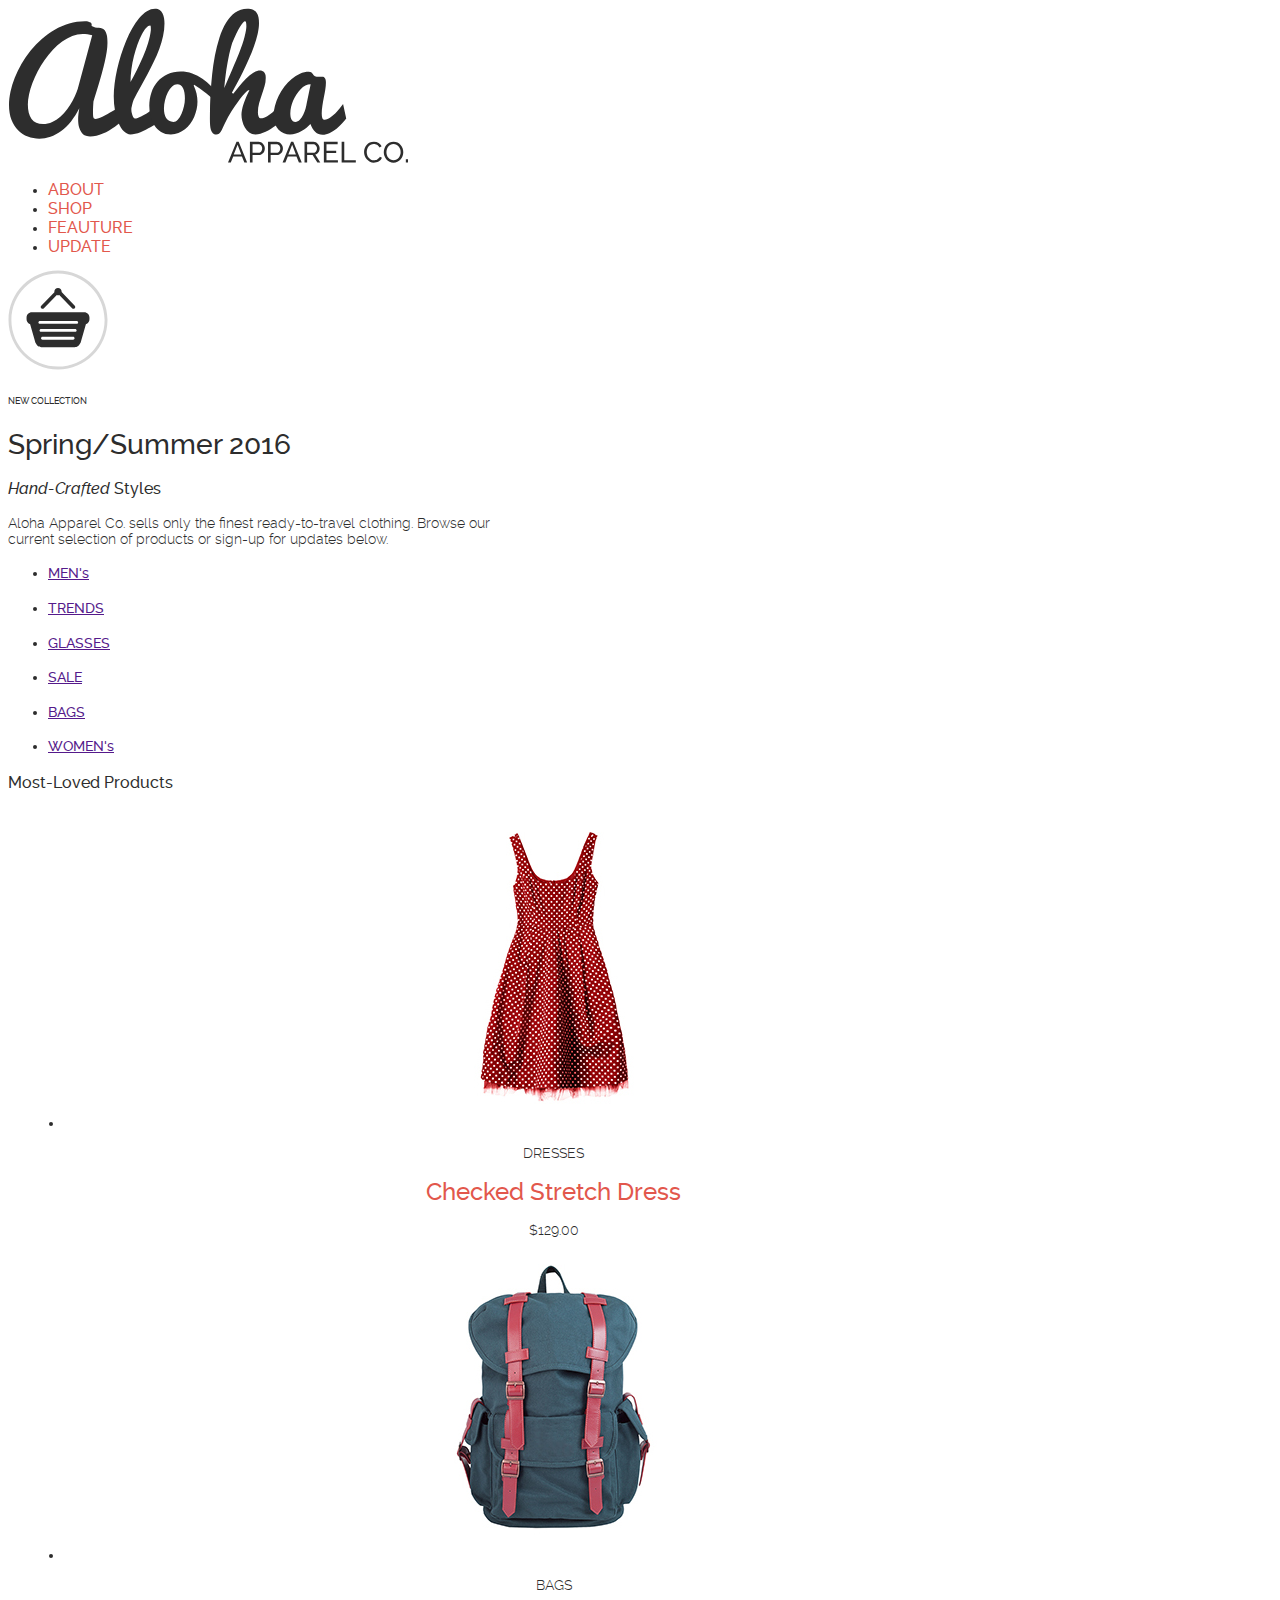
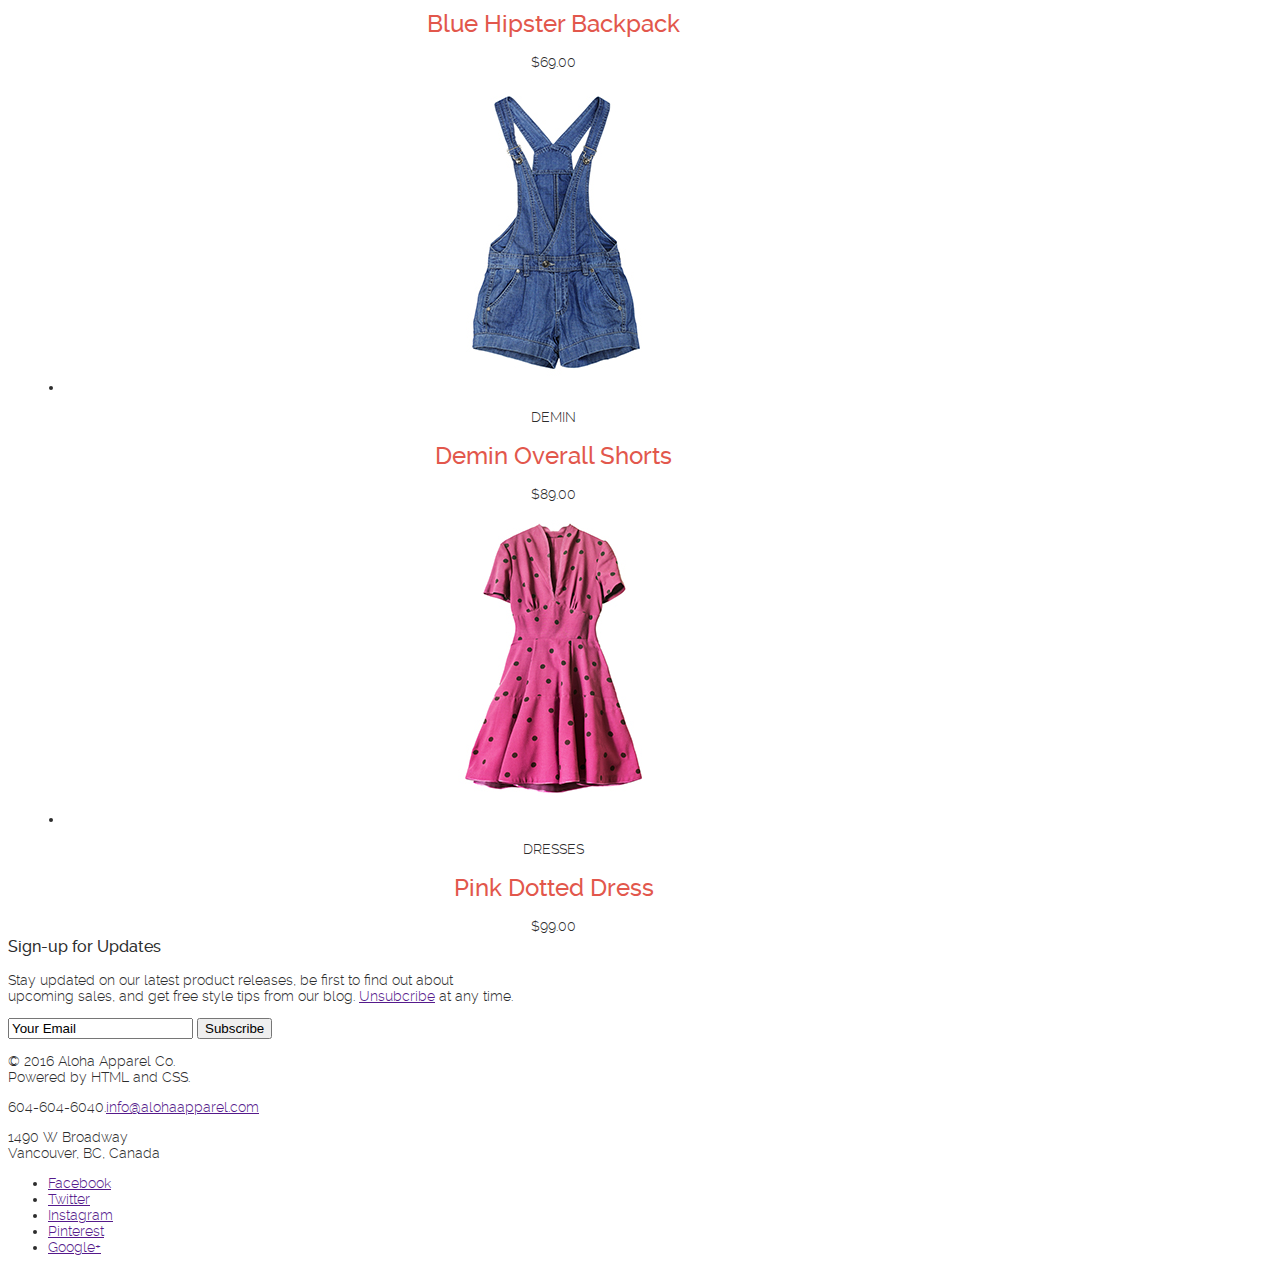
<file: index.HTML>
<!DOCTYPE html>

<head>
  <link href="CSS/style.css" type="text/css" rel="stylesheet">
  <link rel="stylesheet" href="//maxcdn.bootstrapcdn.com/font-awesome/4.3.0/css/font-awesome.min.css">
  <title>Brian's Aloha Homepage Project</title>
</head>

<body>
  <header>
    <img id="logo" src="Asset/images/aloha-logo.svg">
    <nav>
      <ul>
        <li>
          <a href="">ABOUT</a>
        </li>
        <li>
          <a href="">SHOP</a>
        </li>
        <li>
          <a href="">FEAUTURE</a>
        </li>
        <li>
          <a href="">UPDATE</a>
        </li>
      </ul>
    </nav>
    <img id="cart" src="Asset/images/cart-icon.svg">
  </header>
  <div class="herotext">
    <div class="vertical-align">
      <h6>NEW COLLECTION</h6>
      <h1>Spring/Summer 2016</h1>
    </div>
  </div>
  <div class="handcraft">
    <h3><i>Hand-Crafted </i><b>Styles</b></h3>
    <p class="handcraft_note">Aloha Apparel Co. sells only the finest ready-to-travel clothing. Browse our <br> current selection of products or sign-up
      for updates below.</p>
  </div>
  <div class="category">
    <ul id="padding">
      <div class="category_upper">
        <li class="men">
          <h4 class="vertical-align"><a href="">MEN's</a></h4>
        </li>
        <div class="float_right">
          <li class="trends">
            <h4 class="vertical-align"><a href="">TRENDS</a></h4>
          </li>
          <li class="glasses">
            <h4 class="vertical-align"><a href="">GLASSES</a></h4>
          </li>
        </div>
      </div>
      <div class="category_lower">
        <div class="float_right">
          <li class="sale">
            <h4 class="vertical-align"><a href="">SALE</a></h4>
          </li>
          <li class="bags">
            <h4 class="vertical-align"><a href="">BAGS</a></h4>
          </li>
        </div>
        <li class="women">
          <h4 class="vertical-align"><a href="">WOMEN's</a></h4>
        </li>
      </div>
    </ul>
  </div>
  <div class="mostlove">
    <h3>Most-Loved Products</h3>
    <ul>
      <li class="products">
        <img src="Asset/images/checked-stretch-dress.jpg" alt="">
        <p>DRESSES</p>
        <h3><a href="">Checked Stretch Dress</a></h3>
        <p>$129.00</p>
      </li>
      <li class="products">
        <img src="Asset/images/blue-hipster-backpack.jpg" alt="">
        <p>BAGS</p>
        <h3><a href="">Blue Hipster Backpack</a></h3>
        <p>$69.00</p>
      </li>
      <li class="products">
        <img src="Asset/images/demin-overall-shorts.jpg" alt="">
        <p>DEMIN</p>
        <h3><a href="">Demin Overall Shorts</a></h3>
        <p>$89.00</p>
      </li>
      <li class="products">
        <img src="Asset/images/pink-dotted-dress.jpg" alt="">
        <p>DRESSES</p>
        <h3>
          <a href="">Pink Dotted Dress</a></h3>
        <p>$99.00</p>
      </li>
    </ul>
  </div>
  <div class="signup">
    <div class="vertical-align">
      <h3>Sign-up for Updates</h3>
      <p>Stay updated on our latest product releases, be first to find out about <br>upcoming sales, and get free style tips
        from our blog. <a href="">Unsubcribe</a> at any time.</p>
      <input type="text" value="Your Email">
      <button>Subscribe</button>
    </div>
  </div>
  <footer>
    <div class="footer_block">
      <div class="footer_left">
      <p>&copy; 2016 Aloha Apparel Co.<br>Powered by HTML and CSS.</p>
      <p>604-604-6040.<a href="">info@alohaapparel.com</a></p>
      <p>1490 W Broadway<br>Vancouver, BC, Canada</p>
    </div>
    <div class="footer_right">
      <ul>
        <li>
          <a href="">Facebook</a>
        </li>
        <li>
          <a href="">Twitter</a></li>
        <li>
          <a href="">Instagram</a></li>
        <li>
          <a href="">Pinterest</a></li>
        <li>
          <a href="">Google+</a></li>
      </ul>
      </div>
    </div>
  </footer>
</body>
</file>
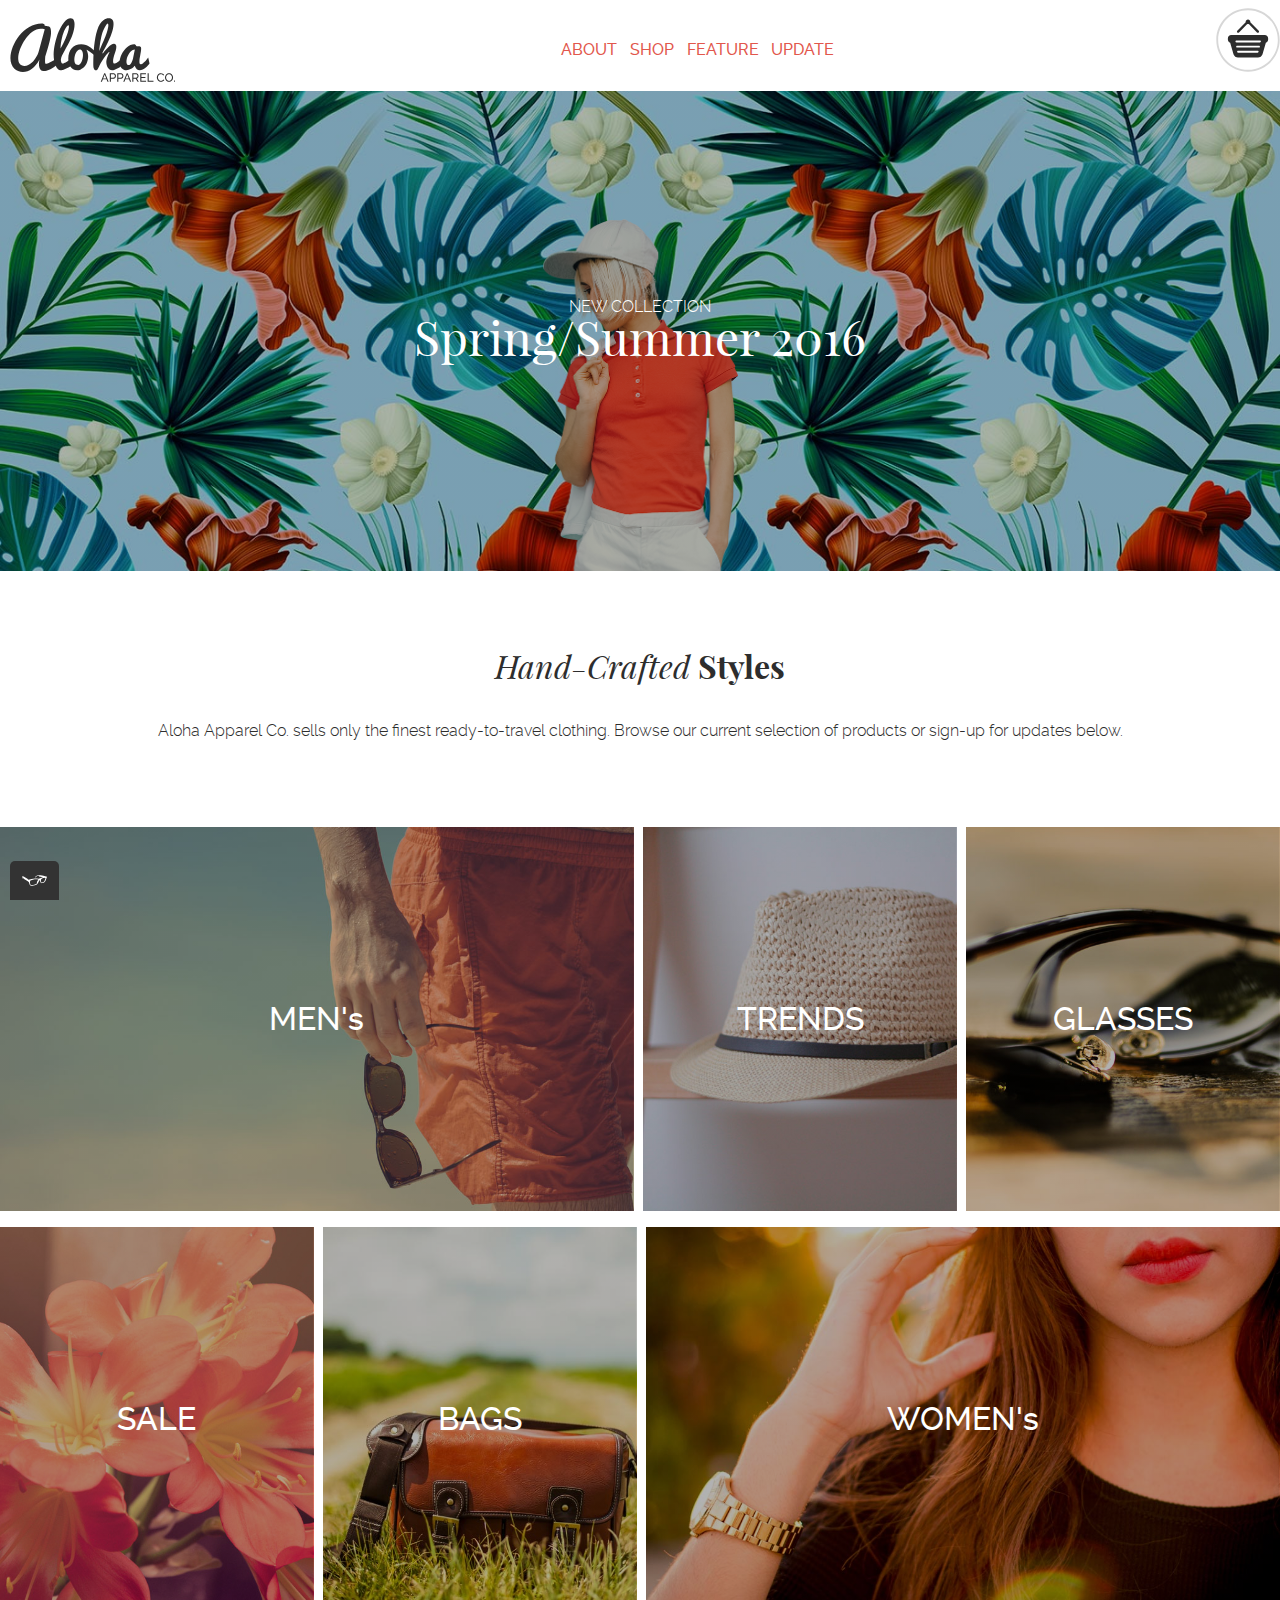
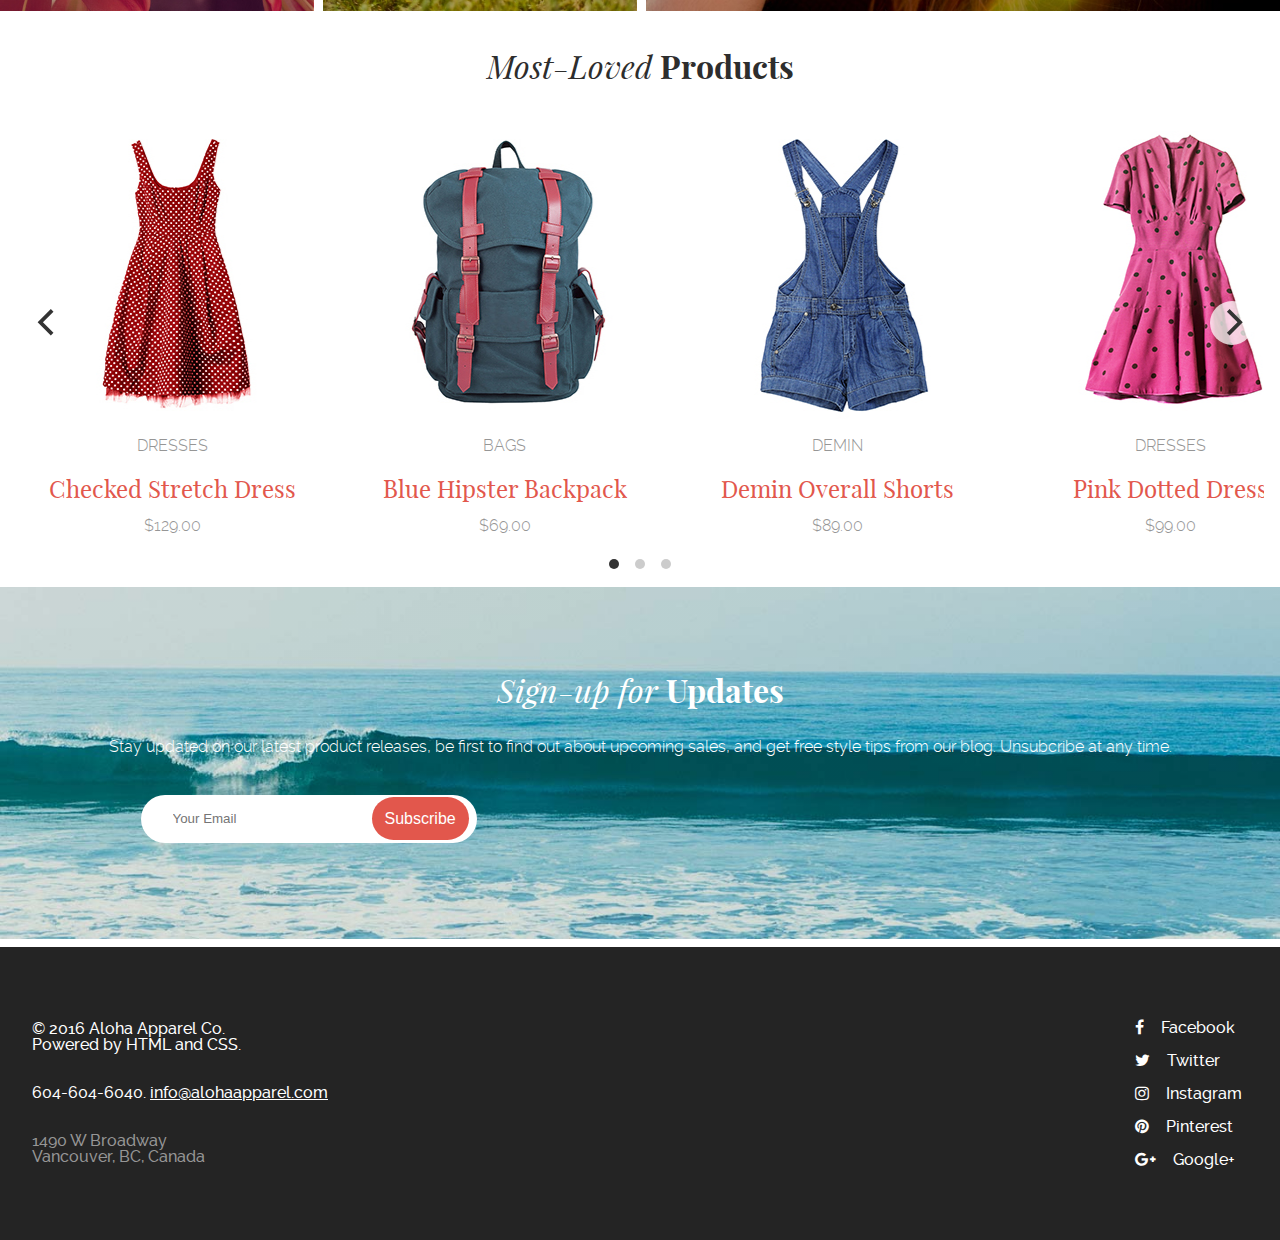
<file: index.html>
<!DOCTYPE html>

<head>
  <meta charset="utf-8">
  <meta name="viewport" content="width=device-width, initial-scale=1">
  <link rel="stylesheet" href="css/reset.css">
  <link rel="stylesheet" href="lib/flickity.min.css">
  <link href="css/style.css" type="text/css" rel="stylesheet">
  <link rel="stylesheet" href="http://maxcdn.bootstrapcdn.com/font-awesome/4.3.0/css/font-awesome.min.css">
  <title>Brian's Aloha Homepage Project</title>
</head>

<body>
  <header tabindex="1">
    <nav class="container-nav">
      <img class="nav-img-logo" src="Asset/images/aloha-logo.svg">
      <ul class="container-nav-menu">
        <li class="container-nav-menu-child">
          <a href="#container-handcraft">About</a>
        </li>
        <li class="container-nav-menu-child">
          <a href="#container-category">Shop</a>
        </li>
        <li class="container-nav-menu-child">
          <a href="#container-products">Feature</a>
        </li>
        <li class="container-nav-menu-child">
          <a href="#signup">Update</a>
        </li>
      </ul>
      <img class="nav-img-cart" src="Asset/images/cart-icon.svg" alt="shopping-cart">
    </nav>
  </header>
  <div class="container-hero-banner" tabindex="1">
    <div class="container-hero-text">
      <h6>new collection</h6>
      <h1>spring/summer 2016</h1>
    </div>
  </div>
  <section class="container-handcraft" id="container-handcraft" tabindex="1">
    <h3>hand-crafted <span>styles</span></h3>
    <p>Aloha Apparel Co. sells only the finest ready-to-travel clothing. Browse our current selection of products or sign-up for updates below.</p>
  </section>
  <section tabindex="1">
    <ul class="container-category" id="container-category">
      <li class="container-category-men">
        <h4><a href="#">MEN's</a></h4>
      </li>
      <li class="container-category-trends">
        <h4><a href="#">TRENDS</a></h4>
      </li>
      <li class="container-category-glasses">
        <h4><a href="#">GLASSES</a></h4>
      </li>
      <li class="container-category-sale">
        <h4><a href="#">SALE</a></h4>
      </li>
      <li class="container-category-bags">
        <h4><a href="#">BAGS</a></h4>
      </li>
      <li class="container-category-women">
        <h4><a href="#">WOMEN's</a></h4>
      </li>
    </ul>
  </section>
  <section tabindex="1">
    <div class="container-products" id="container-products">
      <h3>most-loved <span>products</span></h3>
      <ul class="container-products-list">
        <li class="products">
          <img src="Asset/images/checked-stretch-dress.jpg" alt="checked-stretch-dress">
          <span>
        <p>dresses</p>
        <h3><a href="#">checked stretch dress</a></h3>
        <p>$129.00</p>
        </span></li>
        <li class="products">
          <img src="Asset/images/blue-hipster-backpack.jpg" alt="blue-hipster-backpack">
          <p>bags</p>
          <h3><a href="#">blue hipster backpack</a></h3>
          <p>$69.00</p>
        </li>
        <li class="products">
          <img src="Asset/images/demin-overall-shorts.jpg" alt="demin-overall-shorts">
          <p>demin</p>
          <h3><a href="#">demin overall shorts</a></h3>
          <p>$89.00</p>
        </li>
        <li class="products">
          <img src="Asset/images/pink-dotted-dress.jpg" alt="pink-dotted-dress">
          <p>dresses</p>
          <h3>
            <a href="#">pink dotted dress</a></h3>
          <p>$99.00</p>
        </li>
        <li class="products">
          <img src="Asset/images/blue-silk-dress.jpg" alt="blue-silk-dress">
          <span>
        <p>dresses</p>
        <h3><a href="#">blue silk dress</a></h3>
        <p>$129.00</p>
        </span></li>
        <li class="products">
          <img src="Asset/images/stretch-knit-dress.jpg" alt="sctrech-knit-dress">
          <p>dresses</p>
          <h3><a href="#">stretch knit dress</a></h3>
          <p>$69.00</p>
        </li>
        <li class="products">
          <img src="Asset/images/cotton-yellow-tshirt.jpg" alt="cotton-yellow-tshirt">
          <p>shirt</p>
          <h3><a href="#">cotton yellow shirt</a></h3>
          <p>$39.00</p>
        </li>
        <li class="products">
          <img src="Asset/images/cotton-blue-shirt.jpg" alt="cotton-blue-tshirt">
          <p>shirt</p>
          <h3>
            <a href="#">cotton blue shirt</a></h3>
          <p>$89.00</p>
        </li>
      </ul>
    </div>
  </section>
  <section tabindex="1">
    <div class="container-signup" id="signup">
      <div class="container-signup-text">
        <h3>Sign-up for <span>Updates</span></h3>
        <p>Stay updated on our latest product releases, be first to find out about upcoming sales, and get free style tips from our blog. <a href="">Unsubcribe</a> at any time.</p>
        <form class="my-form">
          <input type="text" id="my-test-input" class="your-email" placeholder="Your Email" maxlength="40" />
          <input class="input-submit" type="submit" value="Subscribe" />
        </form>
      </div>
    </div>
  </section>
  <footer class="container-footer" tabindex="1">
    <div>
      <div class="container-footer-copyright">
        <p>&copy; 2016 Aloha Apparel Co.</p>
        <p>Powered by HTML and CSS.</p>
      </div>
      <p class="container-footer-contacts">604-604-6040. <a href="mailto:info@alohaapparel.com">info@alohaapparel.com</a></p>
      <p class="container-footer-address">1490 W Broadway<br>Vancouver, BC, Canada</p>
    </div>
    <ul class="container-footer-media">
      <li>
        <a href="http://wwww.facebook.com"><i class="fa fa-facebook"></i></a>
        <a class="media-display" href="http://wwww.facebook.com">facebook</a>
      </li>
      <li>
        <a href="http://twitter.com">
          <i class="fa fa-twitter" aria-hidden="true"></i></a>
        <a class="media-display" href="http://twitter.com">twitter</a>
      </li>
      <li>
        <a href="http://instagram.com">
          <i class="fa fa-instagram" aria-hidden="true"></i></a>
        <a class="media-display" href="http://instagram.com">instagram</a>
      </li>
      <li>
        <a href="http://pinterest.com">
          <i class="fa fa-pinterest" aria-hidden="true"></i></a>
        <a class="media-display" href="http://pinterest.com">pinterest</a>
      </li>
      <li>
        <a href="http://plus.google.com">
          <i class="fa fa-google-plus" aria-hidden="true"></i></a>
        <a class="media-display" href="http://plus.google.com">google+</a>
      </li>
    </ul>
  </footer>
  <script src="lib/jquery-3.2.1.min.js"></script>
  <script src="lib/flickity.pkgd.min.js"></script>
  <script src="js/script.js"></script>
  <script src="js/tota11y.min.js"></script>
</body>
</file>
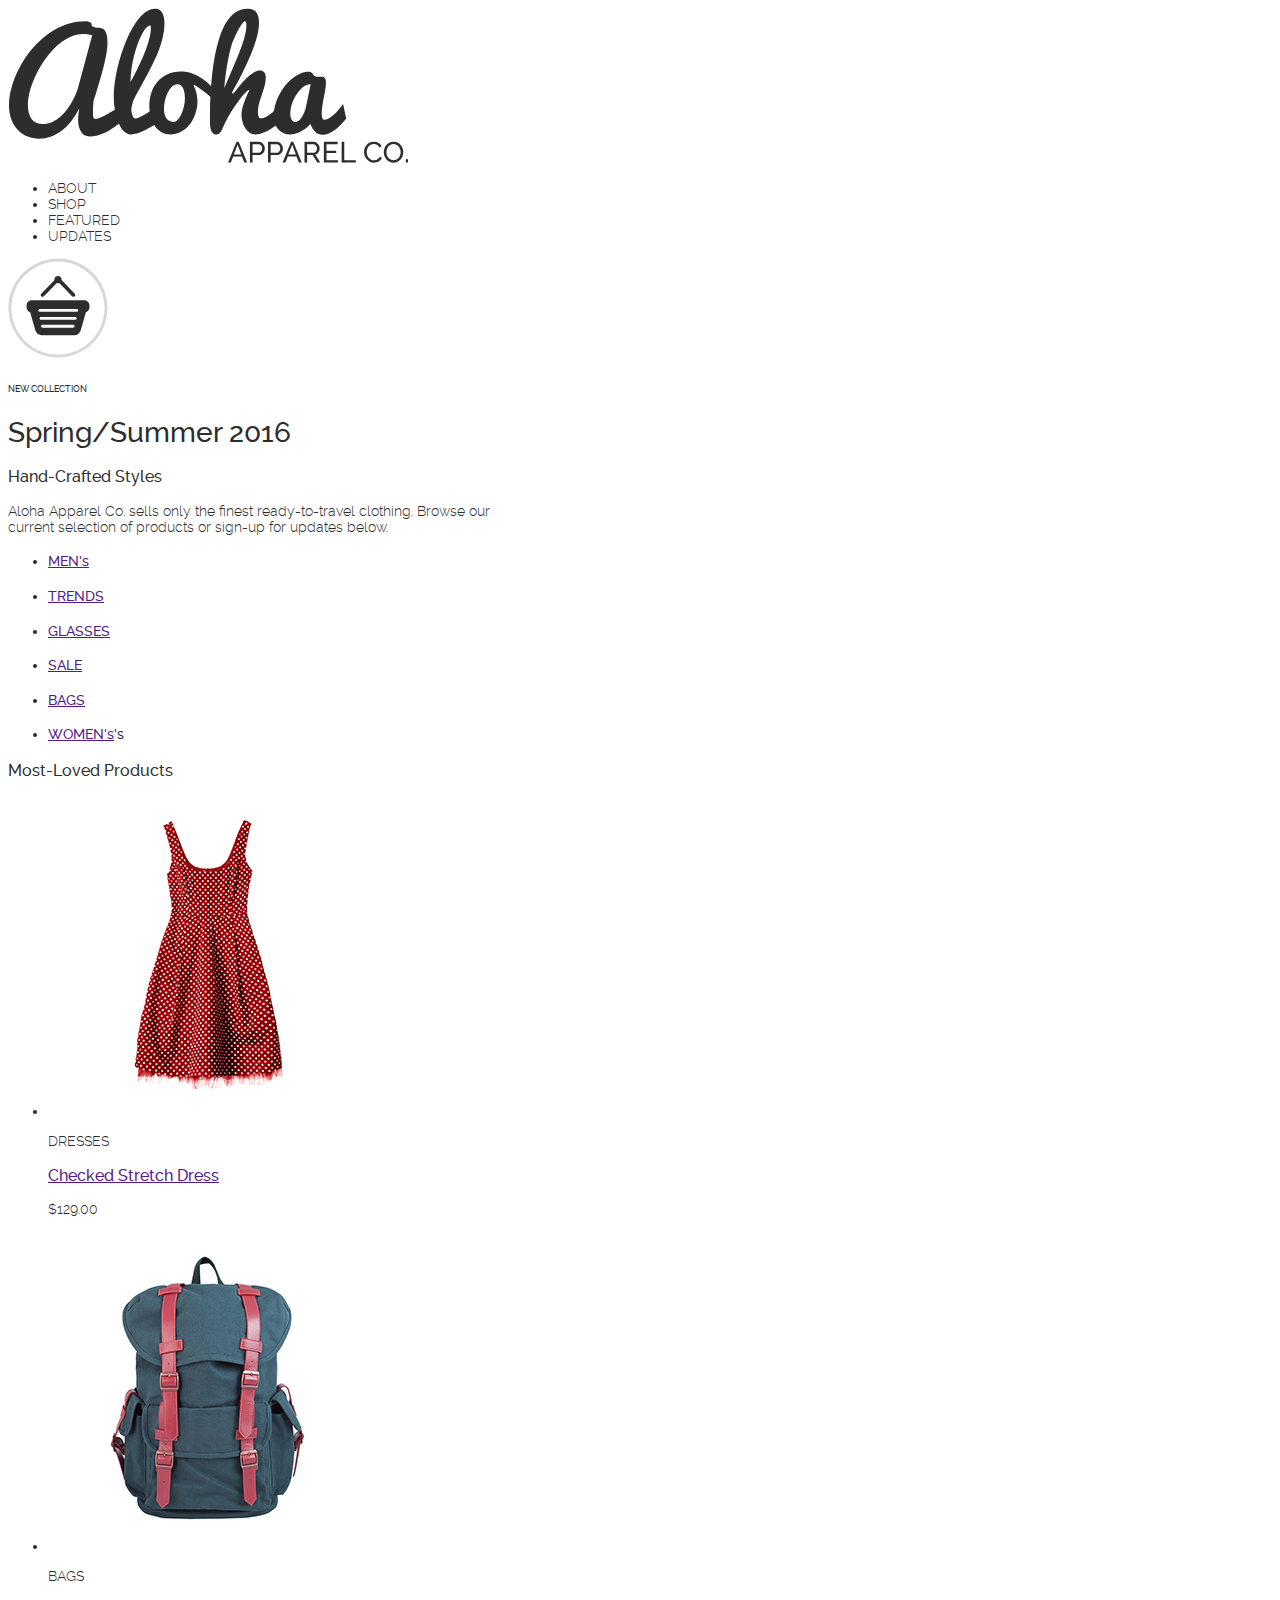
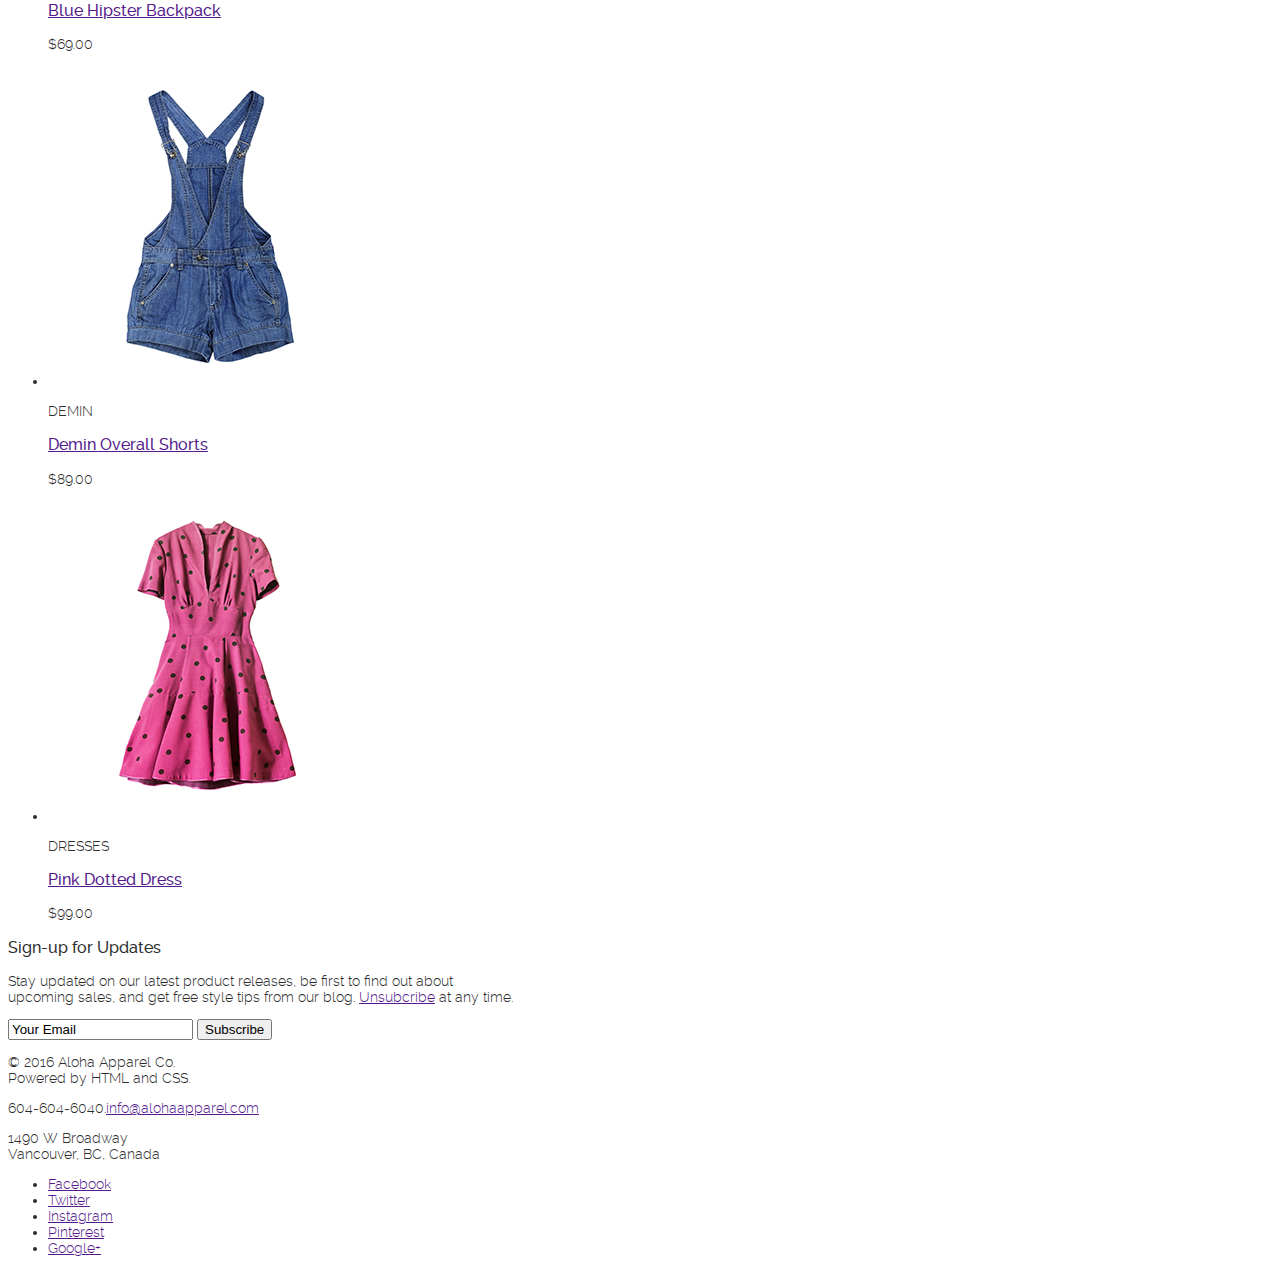
<file: Brian_Aloha_Homepage.HTML>
<!DOCTYPE html>
<head>
  <link href="CSS/style.css" type="text/css" rel="stylesheet">
  <link rel="stylesheet" href="//maxcdn.bootstrapcdn.com/font-awesome/4.3.0/css/font-awesome.min.css">
  <title>Brian's Aloha Homepage Project</title>
</head>
<body>
   <header>
     <img id="logo" src="Asset/images/aloha-logo.svg">
     <nav>
       <ul>
         <li>ABOUT</li>
         <li>SHOP</li>
         <li>FEATURED</li>
         <li>UPDATES</li>
       </ul>
     </nav>
     <img id="cart" src="Asset/images/cart-icon.svg">
   </header>
   <div class="herotext">
     <div class="vertical-align">
       <h6>NEW COLLECTION</h6>
       <h1>Spring/Summer 2016</h1>
     </div>
   </div>
   <div class="handcraft">
     <h3>Hand-Crafted Styles</h3>
     <p>Aloha Apparel Co. sells only the finest ready-to-travel clothing. Browse our <br> current selection of products or sign-up for updates below.</p>
   </div>
   <div>
     <ul>
       <li>
         <h4><a href="">MEN's</a></h4>
       </li>
        <li>
         <h4><a href="">TRENDS</a></h4>
       </li> 
       <li>
         <h4><a href="">GLASSES</a></h4>
       </li> 
       <li>
         <h4><a href="">SALE</a></h4>
       </li> 
       <li>
         <h4><a href="">BAGS</a></h4>
       </li> 
       <li>
         <h4><a href="">WOMEN's</a>'s</h4>
       </li>
     </ul>
   </div>
   <div class="mostloved">
     <h3>Most-Loved Products</h3>
     <ul>
        <li>
          <img src="Asset/images/checked-stretch-dress.jpg" alt="">
          <p>DRESSES</p>
          <h3><a href="">Checked Stretch Dress</a></h3>
          <p>$129.00</p>
       </li>
       <li>
          <img src="Asset/images/blue-hipster-backpack.jpg" alt="">
          <p>BAGS</p>
          <h3><a href="">Blue Hipster Backpack</a></h3>
          <p>$69.00</p>
       </li>
       <li>
          <img src="Asset/images/demin-overall-shorts.jpg" alt="">
          <p>DEMIN</p>
          <h3><a href="">Demin Overall Shorts</a></h3>
          <p>$89.00</p>
       </li>
       <li>
          <img src="Asset/images/pink-dotted-dress.jpg" alt="">
          <p>DRESSES</p>
          <h3>
            <a href="">Pink Dotted Dress</a></h3>
          <p>$99.00</p>
       </li>
     </ul>
   </div>
   <div class="signup">
     <h3>Sign-up for Updates</h3>
     <p>Stay updated on our latest product releases, be first to find out about <br>upcoming sales, and get free style tips from our blog. <a href="">Unsubcribe</a> at any time.</p>
     <input type="text" value="Your Email">
     <button>Subscribe</button> 
   </div>
   <footer>
     <div>
       <p>&copy; 2016 Aloha Apparel Co.<br>Powered by HTML and CSS.</p>
       <p>604-604-6040.<a href="">info@alohaapparel.com</a></p>
       <p>1490 W Broadway<br>Vancouver, BC, Canada</p>
     </div>
     <div>
       <ul>
         <li>
           <a href="">Facebook</a>
           </li>
         <li>
           <a href="">Twitter</a></li>
         <li>
           <a href="">Instagram</a></li>
         <li>
           <a href="">Pinterest</a></li>
         <li>
           <a href="">Google+</a></li>
       </ul>
     </div>
   </footer>
</body>
</file>
<file: CSS/style.css>
@font-face {
    font-family: 'playfair';
    src: url('../Asset/fonts/playfairdisplay-bold-webfont.eot');
    src: url('../Asset/fonts/playfairdisplay-bold-webfont.eot?#iefix') format('embedded-opentype'),
         url('../Asset/fonts/playfairdisplay-bold-webfont.woff2') format('woff2'),
         url('../Asset/fonts/playfairdisplay-bold-webfont.woff') format('woff'),
         url('../Asset/fonts/playfairdisplay-bold-webfont.svg#playfair_displaybold') format('svg');
    font-weight: bold;
    font-style: normal;
}
@font-face {
    font-family: 'playfair';
    src: url('../Asset/fonts/playfairdisplay-bolditalic-webfont.eot');
    src: url('../Asset/fonts/playfairdisplay-bolditalic-webfont.eot?#iefix') format('embedded-opentype'),
         url('../Asset/fonts/playfairdisplay-bolditalic-webfont.woff2') format('woff2'),
         url('../Asset/fonts/playfairdisplay-bolditalic-webfont.woff') format('woff'),
         url('../Asset/fonts/playfairdisplay-bolditalic-webfont.svg#playfair_displaybold_italic') format('svg');
    font-weight: bold;
    font-style: italic;
}
@font-face {
    font-family: 'playfair';
    src: url('../Asset/fonts/playfairdisplay-italic-webfont.eot');
    src: url('../Asset/fonts/playfairdisplay-italic-webfont.eot?#iefix') format('embedded-opentype'),
         url('../Asset/fonts/playfairdisplay-italic-webfont.woff2') format('woff2'),
         url('../Asset/fonts/playfairdisplay-italic-webfont.woff') format('woff'),
         url('../Asset/fonts/playfairdisplay-italic-webfont.svg#playfair_displayitalic') format('svg');
    font-weight: normal;
    font-style: italic;
}
@font-face {
    font-family: 'playfair';
    src: url('../Asset/fonts/playfairdisplay-regular-webfont.eot');
    src: url('../Asset/fonts/playfairdisplay-regular-webfont.eot?#iefix') format('embedded-opentype'),
         url('../Asset/fonts/playfairdisplay-regular-webfont.woff2') format('woff2'),
         url('../Asset/fonts/playfairdisplay-regular-webfont.woff') format('woff'),
         url('../Asset/fonts/playfairdisplay-regular-webfont.svg#playfair_displayregular') format('svg');
    font-weight: normal;
    font-style: normal;
}
@font-face {
    font-family: 'raleway';
    src: url('../Asset/fonts/raleway-light-webfont.eot');
    src: url('../Asset/fonts/raleway-light-webfont.eot?#iefix') format('embedded-opentype'),
         url('../Asset/fonts/raleway-light-webfont.woff2') format('woff2'),
         url('../Asset/fonts/raleway-light-webfont.woff') format('woff'),
         url('../Asset/fonts/raleway-light-webfont.svg#ralewaylight') format('svg');
    font-weight: normal;
    font-style: normal;
}
@font-face {
    font-family: 'raleway';
    src: url('../Asset/fonts/raleway-lightitalic-webfont.eot');
    src: url('../Asset/fonts/raleway-lightitalic-webfont.eot?#iefix') format('embedded-opentype'),
         url('../Asset/fonts/raleway-lightitalic-webfont.woff2') format('woff2'),
         url('../Asset/fonts/raleway-lightitalic-webfont.woff') format('woff'),
         url('../Asset/fonts/raleway-lightitalic-webfont.svg#ralewaylight_italic') format('svg');
    font-weight: normal;
    font-style: italic;
}
@font-face {
    font-family: 'raleway';
    src: url('../Asset/fonts/raleway-medium-webfont.eot');
    src: url('../Asset/fonts/raleway-medium-webfont.eot?#iefix') format('embedded-opentype'),
         url('../Asset/fonts/raleway-medium-webfont.woff2') format('woff2'),
         url('../Asset/fonts/raleway-medium-webfont.woff') format('woff'),
         url('../Asset/fonts/raleway-medium-webfont.svg#ralewaymedium') format('svg');
    font-weight: bold;
    font-style: normal;
}
@font-face {
    font-family: 'raleway';
    src: url('../Asset/fonts/raleway-mediumitalic-webfont.eot');
    src: url('../Asset/fonts/raleway-mediumitalic-webfont.eot?#iefix') format('embedded-opentype'),
         url('../Asset/fonts/raleway-mediumitalic-webfont.woff2') format('woff2'),
         url('../Asset/fonts/raleway-mediumitalic-webfont.woff') format('woff'),
         url('../Asset/fonts/raleway-mediumitalic-webfont.svg#ralewaymedium_italic') format('svg');
    font-weight: bold;
    font-style: italic;

}

body {
  font-size: 14px;
  color: #2d2d2d;
  font-family: "raleway";
  font-weight: normal;
  font-style: normal;
}
/*---------------Nav---------------*/

.container-nav {
  display: flex;
  margin-top: .5rem;
  flex-flow: row wrap;
  justify-content: space-between;
}
.nav-img-logo {
  height: 4rem;
  margin: .3rem;
  padding: .3rem;
}
.nav-img-cart {
  height: 4rem;
  margin: .3rem;
  padding: .3rem;
  margin-left: 2rem;
}
.container-nav-menu {
  display: flex;
  flex-grow: 2;
  justify-content: space-around;
  order: 3;
  margin: .5rem .5rem 0 .5rem;
  border-top: .1rem solid #d7d7d7;
}
.container-nav-menu-child {
  margin: .5rem;
  padding: .5rem;
}
header a {
    color: #e2574c;
    text-decoration: none;
    text-transform: uppercase;
    font-size: 1rem;
    font-weight: bold;
}
/*----------------Banner--------------*/

.container-hero-banner {
  display: flex;
  background: linear-gradient(rgba(0,0,0,.3),rgba(0,0,0,.3)),
  url(../Asset/images/banner-girl.png) center 3rem,
  url(../Asset/images/flower-bkgd.jpg);
  background-size: cover, contain;
  background-repeat: repeat, no-repeat;
  height: 20rem;
  justify-content: center;
  align-items: center;
}
.container-hero-text {
  color: white;
  text-align: center;
}
.container-hero-text h6{
  text-transform: uppercase;
}
.container-hero-text h1{
  text-transform: capitalize;
  font-size: 2rem;
}

/*---------Hand Crafted Div-----------*/

.container-handcraft {
  display: flex;
  justify-content: center;
  flex-direction: column;
  text-align:center;
  margin: 2.5rem;
  padding: 2.5rem 0;
}
.container-handcraft h3 {
  font-size: 2rem;
  font-style: italic;
  font-weight: normal;
  font-family: "playfair";
  text-transform: capitalize;
}
.container-handcraft h3 span {
  font-style: normal;
  font-weight: bold;
}
.container-handcraft p {
  font-size: 1rem;
  margin-top: 2rem;
  line-height: 2rem;
}

/*---------------Category---------------*/

.container-category {
  display: flex;
  flex-flow: row wrap;
  justify-content: space-between;
  font-weight: bold;
}
.container-category-men {
  background:
  linear-gradient(rgba(0,0,0,.3),rgba(0,0,0,.3)), url("../Asset/images/mens-category.jpg") no-repeat;
  background-size: cover;
  height: 13rem;
  width: 100%;
  display: flex;
  margin-top: .5rem;
  margin-bottom: .5rem;
  justify-content: center;
  align-items: center;
}
.container-category-trends {
  background:
  linear-gradient(rgba(0,0,0,.3),rgba(0,0,0,.3)), url("../Asset/images/trends-category.jpg");
  background-size: cover;
  height: 13rem;
  /*center margin line is created by width %*/
  width: 49%;
  display: flex;
  justify-content: center;
  align-items: center;
}
.container-category-glasses {
  background: 
  linear-gradient(rgba(0,0,0,.3),rgba(0,0,0,.3)), url("../Asset/images/glasses-category.jpg");
  background-size: cover;
  height: 13rem;
  width: 49%;
  display: flex;
  justify-content: center;
  align-items: center;
}
.container-category-sale {
  background: 
  linear-gradient(rgba(0,0,0,.3),rgba(0,0,0,.3)), url("../Asset/images/sale-category.jpg");
  background-size: cover;
  height: 13rem;
  width: 49%;
  margin-top: .5rem;
  margin-bottom: .5rem;
  display: flex;
  justify-content: center;
  align-items: center;
}
.container-category-bags {
  background: 
  linear-gradient(rgba(0,0,0,.3),rgba(0,0,0,.3)), url("../Asset/images/bags-category.jpg");
  background-size: cover;
  height: 13rem;
  width: 49%;
  display: flex;
  margin-top: .5rem;
  margin-bottom: .5rem;
  justify-content: center;
  align-items: center;
}
.container-category-women {
  background: 
  linear-gradient(rgba(0,0,0,.3),rgba(0,0,0,.3)), url("../Asset/images/womens-category.jpg");
  background-size: cover;
  height: 13rem;
  width: 100%;
  display: flex;
  justify-content: center;
  align-items: center;
}
.container-category li h4 a {
  font-size: 2rem;
  text-decoration: none;
  color: white;
}

/*----------most loved product-----------*/

.container-products {
  margin: 2.5rem 1rem;
}
.products span{
  align-items: center;
  justify-content: center;
}
.container-products h3 {
  font-family: "playfair";
  text-transform: capitalize;
  text-align: center;
  font-style: italic;
  font-size: 2rem;
  margin: 1rem;
}
.container-products h3 span {
  font-style: normal;
  font-weight: bold;
}
.products {
  width: 80%;
  margin: 1rem;
  height: 26rem;
  text-align: center;
  margin-right: .3rem;
}
.products h3 a {
  text-decoration: none;
  color: #e2574c;
  font-style: normal;
  font-size: 1.5rem;
}
/*--------------SignUp--------------*/

.container-signup {
  display: flex;
  justify-content: center;
  align-items: center;
  padding: 2rem 1rem;
  margin: .5rem 0;
  background: linear-gradient(rgba(0,0,0,.1),rgba(0,0,0,.1)), url("../Asset/images/wave-bkgd.jpg") no-repeat 50% 90%;
}
.container-signup-text {
  color: #ffffff;
  text-align: center;
  line-height: 2rem;
}
.container-signup-text h3 {
  font-family: "playfair";
  font-style: italic;
  font-size: 2rem;
  margin: 1.5rem;
}
.container-signup-text h3 span {
  font-style: normal;
  font-weight: bold;
}
.container-signup-text p a {
  text-decoration: none;
  color: white;
}
.my-form {
  display: block;
  margin: .5rem;
  height: 2rem;
  width: 5rem;
  background: #ffffff;
}
.my-form input {
  background-color: #e2574c;
}

/*--------------footer--------------*/

.container-footer {
  display: flex;
  flex-flow: column nowrap;
  align-items: center;
  padding: 4rem 1.5rem;
  font-family: "raleway";
  font-weight: bold;
  color: #ffffff;
  background-color: #242424;
}
.container-footer-copyright {
  margin: .5rem;
  text-align: center;
}
.container-footer-contacts {
  margin: .5rem;
}
.container-footer a {
   text-decoration: underline;
   color: #ffffff;
}
.container-footer-address {
  margin: .5rem;
  text-align: center;
  color: #969696;
}
.container-footer-media {
  display: flex;
  margin: 1.5rem;
  flex-flow: row nowrap;
}
.container-footer-media li {
  margin: .5rem;
}

/*----------Media-Queries----------*/

@media all and (min-width: 480px){
  
}
@media all and (min-width: 680px) {

}
</file>
<file: css/style.css>
@font-face {
    font-family: 'playfair';
    src: url('../Asset/fonts/playfairdisplay-bold-webfont.eot');
    src: url('../Asset/fonts/playfairdisplay-bold-webfont.eot?#iefix') format('embedded-opentype'),
         url('../Asset/fonts/playfairdisplay-bold-webfont.woff2') format('woff2'),
         url('../Asset/fonts/playfairdisplay-bold-webfont.woff') format('woff'),
         url('../Asset/fonts/playfairdisplay-bold-webfont.svg#playfair_displaybold') format('svg');
    font-weight: bold;
    font-style: normal;
}
@font-face {
    font-family: 'playfair';
    src: url('../Asset/fonts/playfairdisplay-bolditalic-webfont.eot');
    src: url('../Asset/fonts/playfairdisplay-bolditalic-webfont.eot?#iefix') format('embedded-opentype'),
         url('../Asset/fonts/playfairdisplay-bolditalic-webfont.woff2') format('woff2'),
         url('../Asset/fonts/playfairdisplay-bolditalic-webfont.woff') format('woff'),
         url('../Asset/fonts/playfairdisplay-bolditalic-webfont.svg#playfair_displaybold_italic') format('svg');
    font-weight: bold;
    font-style: italic;
}
@font-face {
    font-family: 'playfair';
    src: url('../Asset/fonts/playfairdisplay-italic-webfont.eot');
    src: url('../Asset/fonts/playfairdisplay-italic-webfont.eot?#iefix') format('embedded-opentype'),
         url('../Asset/fonts/playfairdisplay-italic-webfont.woff2') format('woff2'),
         url('../Asset/fonts/playfairdisplay-italic-webfont.woff') format('woff'),
         url('../Asset/fonts/playfairdisplay-italic-webfont.svg#playfair_displayitalic') format('svg');
    font-weight: normal;
    font-style: italic;
}
@font-face {
    font-family: 'playfair';
    src: url('../Asset/fonts/playfairdisplay-regular-webfont.eot');
    src: url('../Asset/fonts/playfairdisplay-regular-webfont.eot?#iefix') format('embedded-opentype'),
         url('../Asset/fonts/playfairdisplay-regular-webfont.woff2') format('woff2'),
         url('../Asset/fonts/playfairdisplay-regular-webfont.woff') format('woff'),
         url('../Asset/fonts/playfairdisplay-regular-webfont.svg#playfair_displayregular') format('svg');
    font-weight: normal;
    font-style: normal;
}
@font-face {
    font-family: 'raleway';
    src: url('../Asset/fonts/raleway-light-webfont.eot');
    src: url('../Asset/fonts/raleway-light-webfont.eot?#iefix') format('embedded-opentype'),
         url('../Asset/fonts/raleway-light-webfont.woff2') format('woff2'),
         url('../Asset/fonts/raleway-light-webfont.woff') format('woff'),
         url('../Asset/fonts/raleway-light-webfont.svg#ralewaylight') format('svg');
    font-weight: normal;
    font-style: normal;
}
@font-face {
    font-family: 'raleway';
    src: url('../Asset/fonts/raleway-lightitalic-webfont.eot');
    src: url('../Asset/fonts/raleway-lightitalic-webfont.eot?#iefix') format('embedded-opentype'),
         url('../Asset/fonts/raleway-lightitalic-webfont.woff2') format('woff2'),
         url('../Asset/fonts/raleway-lightitalic-webfont.woff') format('woff'),
         url('../Asset/fonts/raleway-lightitalic-webfont.svg#ralewaylight_italic') format('svg');
    font-weight: normal;
    font-style: italic;
}
@font-face {
    font-family: 'raleway';
    src: url('../Asset/fonts/raleway-medium-webfont.eot');
    src: url('../Asset/fonts/raleway-medium-webfont.eot?#iefix') format('embedded-opentype'),
         url('../Asset/fonts/raleway-medium-webfont.woff2') format('woff2'),
         url('../Asset/fonts/raleway-medium-webfont.woff') format('woff'),
         url('../Asset/fonts/raleway-medium-webfont.svg#ralewaymedium') format('svg');
    font-weight: bold;
    font-style: normal;
}
@font-face {
    font-family: 'raleway';
    src: url('../Asset/fonts/raleway-mediumitalic-webfont.eot');
    src: url('../Asset/fonts/raleway-mediumitalic-webfont.eot?#iefix') format('embedded-opentype'),
         url('../Asset/fonts/raleway-mediumitalic-webfont.woff2') format('woff2'),
         url('../Asset/fonts/raleway-mediumitalic-webfont.woff') format('woff'),
         url('../Asset/fonts/raleway-mediumitalic-webfont.svg#ralewaymedium_italic') format('svg');
    font-weight: bold;
    font-style: italic;

}

body {
  font-size: 14px;
  color: #2d2d2d;
  font-family: "raleway";
  font-weight: normal;
  font-style: normal;
}
/*---------------Nav---------------*/

.container-nav {
  display: flex;
  margin-top: .5rem;
  flex-flow: row wrap;
  justify-content: space-between;
}
.nav-img-logo {
  height: 4rem;
  margin: .3rem;
  padding: .3rem;
}
.nav-img-cart {
  height: 4rem;
  margin: .3rem;
  padding: .3rem;
  margin-left: 2rem;
}
.container-nav-menu {
  display: flex;
  flex-grow: 2;
  justify-content: center;
  align-items: center;
  order: 3;
  border-top: .1rem solid #d7d7d7;
}
.container-nav-menu-child {
  margin: .5rem;
  padding: .5rem;
}
header a {
    color: #e2574c;
    text-decoration: none;
    text-transform: uppercase;
    font-size: 1rem;
    font-weight: bold;
}
/*----------------Banner--------------*/

.container-hero-banner {
  display: flex;
  background: linear-gradient(rgba(0,0,0,.3),rgba(0,0,0,.3)),
  url(../Asset/images/banner-girl.png) center 10vw,
  url(../Asset/images/flower-bkgd.jpg);
  background-size: cover, contain;
  background-repeat: repeat, no-repeat;
  height: 30rem;
  justify-content: center;
  align-items: center;
}
.container-hero-text {
  color: white;
  text-align: center;
}
.container-hero-text h6{
  text-transform: uppercase;
}
.container-hero-text h1{
  text-transform: capitalize;
  font-size: 2rem;
  font-family: "playfair";
}

/*---------Hand Crafted Div-----------*/

.container-handcraft {
  display: flex;
  justify-content: center;
  flex-direction: column;
  text-align:center;
  margin: 2.5rem;
  padding: 2.5rem 0;
}
.container-handcraft h3 {
  font-size: 2rem;
  font-style: italic;
  font-weight: normal;
  font-family: "playfair";
  text-transform: capitalize;
}
.container-handcraft h3 span {
  font-style: normal;
  font-weight: bold;
}
.container-handcraft p {
  margin-top: 2rem;
  line-height: 2rem;
}

/*---------------Category---------------*/

.container-category {
  display: flex;
  flex-flow: row wrap;
  justify-content: space-between;
  font-weight: bold;
}
.container-category-men {
  background:
  linear-gradient(rgba(0,0,0,.3),rgba(0,0,0,.3)), url("../Asset/images/mens-category.jpg") no-repeat;
  background-size: cover;
  height: 50vw;
  width: 100vw;
  display: flex;
  margin-top: .5rem;
  margin-bottom: .5rem;
  justify-content: center;
  align-items: center;
}
.container-category-trends {
  background:
  linear-gradient(rgba(0,0,0,.3),rgba(0,0,0,.3)), url("../Asset/images/trends-category.jpg");
  background-size: cover;
  height: 50vw;
  width: 49vw;
  display: flex;
  justify-content: center;
  align-items: center;
}
.container-category-glasses {
  background: 
  linear-gradient(rgba(0,0,0,.3),rgba(0,0,0,.3)), url("../Asset/images/glasses-category.jpg");
  background-size: cover;
  height: 50vw;
  width: 49vw;
  display: flex;
  justify-content: center;
  align-items: center;
}
.container-category-sale {
  background: 
  linear-gradient(rgba(0,0,0,.3),rgba(0,0,0,.3)), url("../Asset/images/sale-category.jpg");
  background-size: cover;
  height: 50vw;
  width: 49vw;
  margin-top: .5rem;
  margin-bottom: .5rem;
  display: flex;
  justify-content: center;
  align-items: center;
}
.container-category-bags {
  background: 
  linear-gradient(rgba(0,0,0,.3),rgba(0,0,0,.3)), url("../Asset/images/bags-category.jpg");
  background-size: cover;
  height: 50vw;
  width: 49vw;
  display: flex;
  margin-top: .5rem;
  margin-bottom: .5rem;
  justify-content: center;
  align-items: center;
}
.container-category-women {
  background: 
  linear-gradient(rgba(0,0,0,.3),rgba(0,0,0,.3)), url("../Asset/images/womens-category.jpg");
  background-size: cover;
  height: 50vw;
  width: 100vw;
  display: flex;
  justify-content: center;
  align-items: center;
}
.container-category li h4 a {
  font-size: 2rem;
  text-decoration: none;
  color: white;
}

/*----------most loved product-----------*/

.container-products {
  margin: 2.5rem 1rem;
}
.products span{
  align-items: center;
  justify-content: center;
}
.products p {
  text-transform: uppercase;
}
.container-products h3 {
  font-family: "playfair";
  text-transform: capitalize;
  text-align: center;
  font-style: italic;
  font-size: 2rem;
  margin: 1rem;
}
.container-products h3 span {
  font-style: normal;
  font-weight: bold;
}
.products {
  width: 100%;
  margin: 1rem;
  height: 26rem;
  text-align: center;
  margin-right: .3rem;
  color: #969696;
}
.products h3 a {
  text-decoration: none;
  color: #e2574c;
  font-style: normal;
  font-size: 1.5rem;
}
/*--------------SignUp--------------*/

.container-signup {
  display: flex;
  justify-content: center;
  align-items: center;
  padding: 4rem 1rem;
  margin: .5rem 0;
  background: linear-gradient(rgba(0,0,0,.1),rgba(0,0,0,.1)), url("../Asset/images/wave-bkgd.jpg") bottom center;
  background-size: cover;
}
.container-signup-text {
  color: #ffffff;
  text-align: center;
  line-height: 2rem;
}
.container-signup-text h3 {
  font-family: "playfair";
  font-style: italic;
  font-size: 2rem;
  margin: 1.5rem;
}
.container-signup-text h3 span {
  font-style: normal;
  font-weight: bold;
}
.container-signup-text p a {
  text-decoration: none;
  color: white;
}
.my-form {
  display: flex;
  flex-flow: row nowrap;
  justify-content: space-between;
  align-items: center;
  margin: 2rem;
  height: 2rem;
  padding: .5rem;
  border-radius: 1.5rem;
  width: 20rem;
  background-color: #ffffff;
  font-size: 1rem;
}
 .your-email {
  padding-left: 1.5rem;
  border: 0 solid;
}
.input-submit {
  background-color: #e2574c;
  border-radius: 1.6rem;
  border: #ffffff 0px solid;
  font-size: 1rem;
  padding: .8rem;
  color: #ffffff;
}
/*--------------footer--------------*/

.container-footer {
  display: flex;
  flex-flow: column nowrap;
  align-items: center;
  padding: 4rem 1.5rem;
  font-family: "raleway";
  font-weight: bold;
  color: #ffffff;
  background-color: #242424;
}
.container-footer-copyright {
  margin: .5rem;
  text-align: center;
  padding-bottom: 1.5rem;
}
.container-footer-contacts {
  margin: .5rem;
}
.container-footer-contacts a {
   text-decoration: underline;
   color: #ffffff;
}
.container-footer-address {
  margin: .5rem;
  text-align: center;
  color: #969696; 
  padding-top: 1.5rem;
}
.container-footer-media {
  display: flex;
  margin: 1.5rem;
  flex-flow: row nowrap;
}
.container-footer-media li {
  margin: .5rem;
}
.container-footer-media a {
  color: #ffffff;
  margin: .4rem;
}
.media-display {
  display: none;
  text-decoration: none;
  text-transform: capitalize;
}

/*----------Media-Queries----------*/

@media all and (min-width: 600px){
  body {
  font-size: 16px;
  }
  .container-nav{
    flex-flow: row nowrap;
  }
  .nav-img-logo{
    margin-right: 0;
  }
  .nav-img-cart{
    margin-left: 0;
    padding: 0;
    margin: 0;
  }
  .container-nav-menu {
    order: 0;
    flex-grow: initial;
    border-top: none;
    justify-content: space-around;
    margin: 0;
  }
  .container-nav-menu-child {
    margin: .2rem;
    padding: .2rem;
  }
.container-hero-text h1 {
  font-size: 3rem;
}
  .container-category-men {
    width: 49.5%;
    background-size: cover;
    background-position: center right;
    margin: initial;
    height: 30vw;
  }
  .container-category-trends {
    width: 24.5%;
    background-size: cover;
    background-position: center;
    height: 30vw;
  }
    .container-category-glasses {
    width: 24.5%;
    background-size: cover;
    background-position: center;
    height: 30vw;
  }
  .container-category-sale {
    width: 24.5%;
    background-size: cover;
    background-position: center right;
    margin: initial;
    height: 30vw;
    margin-top: 1.2%;
  }
  .container-category-bags {
    width: 24.5%;
    background-size: cover;
    background-position: center bottom;
    height: 30vw;
    margin: 0;
    margin-top: 1.2%;
  }
    .container-category-women {
    width: 49.5%;
    background-size: cover;
    background-position: center;
    height: 30vw;
    margin-top: 1.2%;
    order: 6;
  }
  .products {
    width: 50%;
  }
  .container-footer {
    justify-content: space-between;
    flex-flow: row nowrap;
  }
  .container-footer-copyright {
    text-align: initial;
  }
  .container-footer-address {
    text-align: initial;
  }
  .container-footer-media {
    flex-flow: column nowrap;
    margin: initial;
  }
  .media-display {
    display: initial;
  }
}
@media all and (min-width: 1240px) {
.products {
  width: 25%;
}
}
</file>
